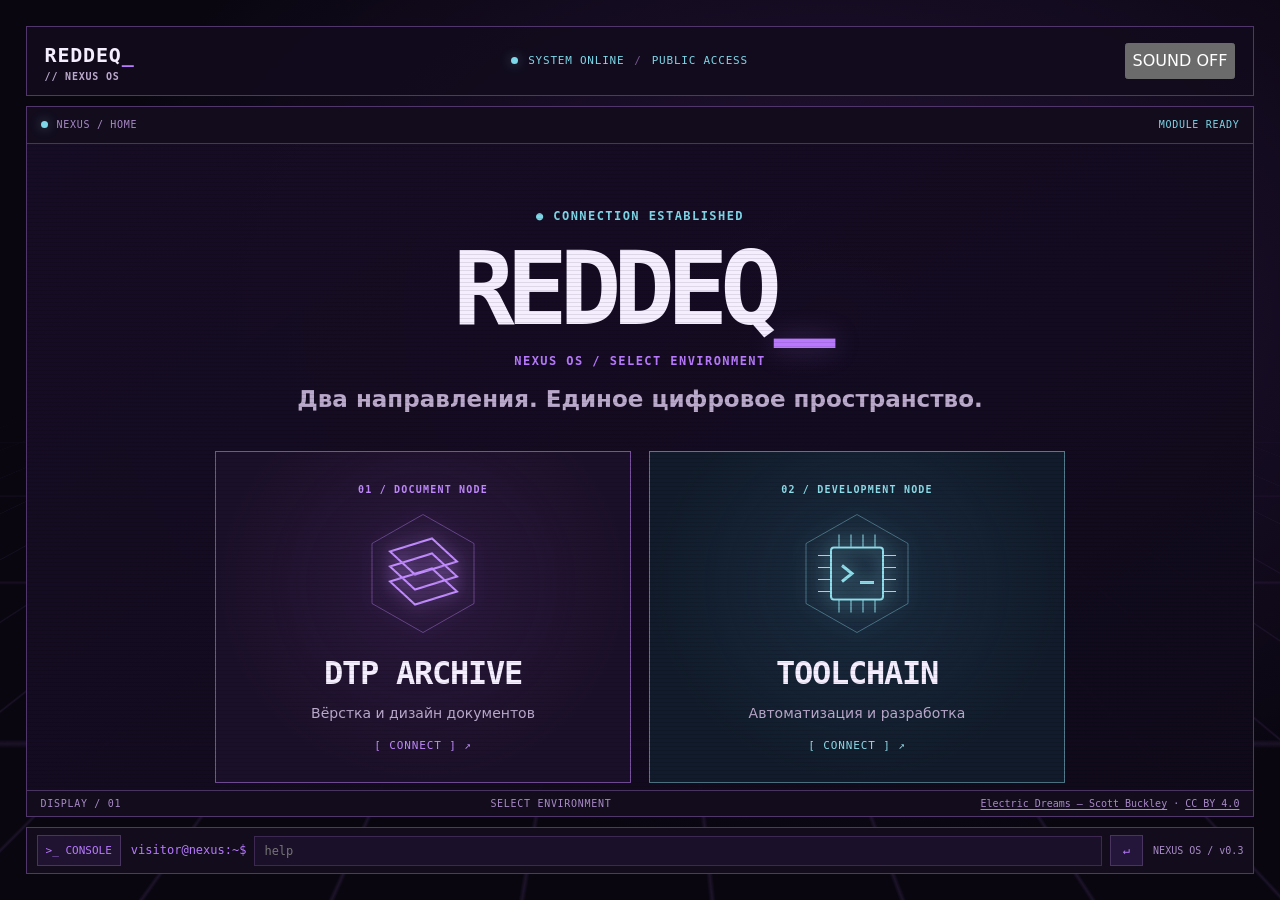
<file: index.html>
<!doctype html><html lang="ru" data-environment="gateway"><head>
<meta charset="utf-8"><meta name="viewport" content="width=device-width,initial-scale=1"><meta name="description" content="Профессиональное портфолио REDDEQ: вёрстка и дизайн документов, автоматизация рабочих процессов."><meta name="theme-color" content="#0b0815"><meta property="og:type" content="website"><meta property="og:title" content="REDDEQ // NEXUS — Выбор специализации"><meta property="og:description" content="Профессиональное портфолио REDDEQ: вёрстка и дизайн документов, автоматизация рабочих процессов."><title>REDDEQ // NEXUS — Выбор специализации</title><link rel="icon" href="./assets/nexus.svg" type="image/svg+xml"><link rel="stylesheet" href="./styles.css"><script src="./app.js" defer></script></head>
<body><a class="skip" href="#main">К содержимому</a><div class="ambient" aria-hidden="true"><div class="ambient-grid"></div></div><div class="os-shell">
<header class="header os-header"><a class="brand" href="#home" >REDDEQ<span>_</span><small>// NEXUS OS</small></a><div class="top-status"><span class="signal-dot"></span><span>SYSTEM ONLINE</span><span class="header-divider">/</span><span>PUBLIC ACCESS</span></div><button id="sound-toggle" type="button" aria-label="Фоновая музыка" aria-pressed="false" hidden>SOUND OFF</button><audio id="soundtrack" src="assets/audio/electric-dreams.mp3" preload="none" loop hidden></audio></header>
<div class="workspace gateway-workspace">
<main id="main" class="screen" tabindex="-1"><div class="screen-bar"><div><span class="screen-light"></span><span id="breadcrumb">NEXUS / HOME</span></div><span id="screen-state" role="status">MODULE READY</span></div><div id="viewport" class="viewport"><section id="home" class="module wrap gateway-home" aria-label="Выбор специализации">
<div class="gateway-intro"><p class="eyebrow signal">● CONNECTION ESTABLISHED</p><h1>REDDEQ<span>_</span></h1><p class="eyebrow">NEXUS OS / SELECT ENVIRONMENT</p><p class="lead">Два направления. Единое цифровое пространство.</p></div>
<div class="gateway-grid">
<a class="gateway-card gateway-dtp" href="./dtp/" data-environment="ARCHIVE"><span class="eyebrow">01 / DOCUMENT NODE</span><svg viewBox="0 0 180 130" aria-hidden="true"><g transform="translate(90 65)" fill="none" stroke="currentColor"><path opacity=".4" d="M0 -59 51 -30 51 30 0 59 -51 30 -51 -30Z"/><path stroke-width="2" d="M-33 -22 9 -35 34 -12 -8 1Z M-33 -7 9 -20 34 3 -8 16Z M-33 8 9 -5 34 18 -8 31Z"/></g></svg><h2>DTP ARCHIVE</h2><p>Вёрстка и дизайн документов</p><span class="gateway-action">[ CONNECT ] <span aria-hidden="true">↗</span></span></a>
<a class="gateway-card gateway-dev" href="./automation/" data-environment="TOOLCHAIN"><span class="eyebrow">02 / DEVELOPMENT NODE</span><svg viewBox="0 0 180 130" aria-hidden="true"><g transform="translate(90 65)" stroke="currentColor" fill="none"><path opacity=".4" d="M0 -59 51 -30 51 30 0 59 -51 30 -51 -30Z"/><rect x="-26" y="-26" width="52" height="52" rx="3" stroke-width="2"/><path d="M-18 -26 V-39 M-18 26 V39 M-26 -18 H-39 M26 -18 H39"/><path d="M-6 -26 V-39 M-6 26 V39 M-26 -6 H-39 M26 -6 H39"/><path d="M6 -26 V-39 M6 26 V39 M-26 6 H-39 M26 6 H39"/><path d="M18 -26 V-39 M18 26 V39 M-26 18 H-39 M26 18 H39"/><path stroke-width="3" d="M-15 -8 -5 0 -15 8 M3 9 H17"/></g></svg><h2>TOOLCHAIN</h2><p>Автоматизация и разработка</p><span class="gateway-action">[ CONNECT ] <span aria-hidden="true">↗</span></span></a>
</div><p class="gateway-note">TWO ENVIRONMENTS // ONE IDENTITY</p></section></div><div id="glitch" class="glitch" aria-hidden="true"><div class="glitch-rain"></div><div class="glitch-slices"></div><span class="glitch-label">DECODING MODULE // <span id="decode-name">NEXUS</span></span></div><div class="screen-foot"><span>DISPLAY / 01</span><span>SELECT ENVIRONMENT</span><span class="music-credit"><a href="https://www.scottbuckley.com.au/library/electric-dreams/">Electric Dreams — Scott Buckley</a> · <a href="https://creativecommons.org/licenses/by/4.0/">CC BY 4.0</a></span></div></main></div><footer id="terminal" class="terminal-dock">
<div id="console-panel" class="console-panel" hidden><div class="console-title"><span>◉ NEXUS_TERMINAL / LOCAL SESSION</span><button id="console-close" type="button" aria-label="Закрыть журнал">×</button></div><div id="terminal-output" role="log" aria-live="polite" tabindex="0"><p>Connection established. Введи help для списка команд.</p></div><div class="shortcuts" aria-label="Быстрые команды"><button type="button" data-command="help">help</button><button type="button" data-command="ls">ls</button><button type="button" data-command="dtp">dtp</button><button type="button" data-command="dev">dev</button><button type="button" data-command="clear">clear</button></div></div>
<div class="dock-row"><button id="console-toggle" type="button" aria-controls="console-panel" aria-expanded="false" aria-label="Открыть журнал команд"> &gt;_ <span>CONSOLE</span></button><form id="terminal-form"><label for="command">visitor@nexus:~$</label><input id="command" name="command" aria-label="Команда терминала" placeholder="help" autocomplete="off" autocapitalize="off" spellcheck="false"><button type="submit" aria-label="Выполнить команду">↵</button></form><span class="version">NEXUS OS / v0.3</span></div>
<noscript><p class="muted">JavaScript отключён: все разделы доступны в обычном режиме прокрутки.</p></noscript>
</footer></div></body></html>
</file>
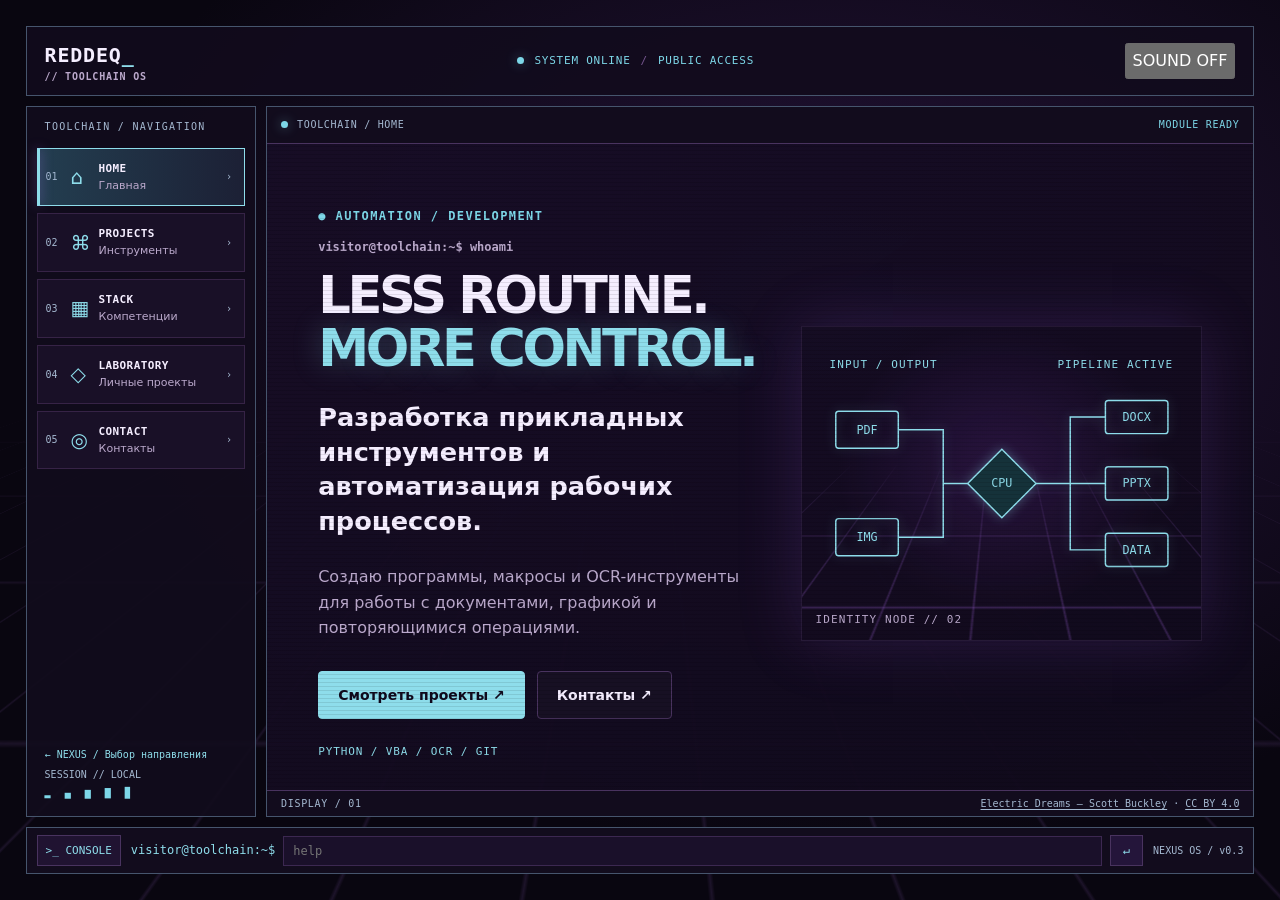
<file: automation/index.html>
<!doctype html><html lang="ru" data-environment="automation"><head>
<meta charset="utf-8"><meta name="viewport" content="width=device-width,initial-scale=1"><meta name="description" content="Портфолио разработчика инструментов автоматизации: Python, VBA, OCR, обработка документов и прикладное программирование."><meta name="theme-color" content="#0b0815"><meta property="og:type" content="website"><meta property="og:title" content="REDDEQ // TOOLCHAIN — Автоматизация и разработка"><meta property="og:description" content="Портфолио разработчика инструментов автоматизации: Python, VBA, OCR, обработка документов и прикладное программирование."><title>REDDEQ // TOOLCHAIN — Автоматизация и разработка</title><link rel="icon" href="../assets/nexus.svg" type="image/svg+xml"><link rel="stylesheet" href="../styles.css"><script src="../app.js" defer></script></head>
<body><a class="skip" href="#main">К содержимому</a><div class="ambient" aria-hidden="true"><div class="ambient-grid"></div></div><div class="os-shell">
<header class="header os-header"><a class="brand" href="../" data-environment="NEXUS">REDDEQ<span>_</span><small>// TOOLCHAIN OS</small></a><div class="top-status"><span class="signal-dot"></span><span>SYSTEM ONLINE</span><span class="header-divider">/</span><span>PUBLIC ACCESS</span></div><button id="sound-toggle" type="button" aria-label="Фоновая музыка" aria-pressed="false" hidden>SOUND OFF</button><audio id="soundtrack" src="../assets/audio/electric-dreams.mp3" preload="none" loop hidden></audio></header>
<div class="workspace "><aside class="sidebar"><p class="system-label">TOOLCHAIN / NAVIGATION</p><nav class="module-nav" aria-label="Разделы портфолио"><a class="nav-node" href="#home" data-module="home" data-label="HOME"><span class="nav-index">01</span><span class="nav-icon" aria-hidden="true">⌂</span><span class="nav-copy"><strong>HOME</strong><small>Главная</small></span><span class="nav-arrow" aria-hidden="true">›</span></a><a class="nav-node" href="#toolchain" data-module="toolchain" data-label="PROJECTS"><span class="nav-index">02</span><span class="nav-icon" aria-hidden="true">⌘</span><span class="nav-copy"><strong>PROJECTS</strong><small>Инструменты</small></span><span class="nav-arrow" aria-hidden="true">›</span></a><a class="nav-node" href="#skills" data-module="skills" data-label="STACK"><span class="nav-index">03</span><span class="nav-icon" aria-hidden="true">▦</span><span class="nav-copy"><strong>STACK</strong><small>Компетенции</small></span><span class="nav-arrow" aria-hidden="true">›</span></a><a class="nav-node" href="#lab" data-module="lab" data-label="LABORATORY"><span class="nav-index">04</span><span class="nav-icon" aria-hidden="true">◇</span><span class="nav-copy"><strong>LABORATORY</strong><small>Личные проекты</small></span><span class="nav-arrow" aria-hidden="true">›</span></a><a class="nav-node" href="#contact" data-module="contact" data-label="CONTACT"><span class="nav-index">05</span><span class="nav-icon" aria-hidden="true">◎</span><span class="nav-copy"><strong>CONTACT</strong><small>Контакты</small></span><span class="nav-arrow" aria-hidden="true">›</span></a></nav><div class="sidebar-bottom"><a class="return-link" href="../" data-environment="NEXUS">← NEXUS / Выбор направления</a><span>SESSION // LOCAL</span><span class="sidebar-signal">▂ ▄ ▆ ▇ ▉</span></div></aside>
<main id="main" class="screen" tabindex="-1"><div class="screen-bar"><div><span class="screen-light"></span><span id="breadcrumb">TOOLCHAIN / HOME</span></div><span id="screen-state" role="status">MODULE READY</span></div><div id="viewport" class="viewport"><section id="home" class="module wrap hero specialized-hero" aria-label="Главная"><div class="hero-copy"><p class="eyebrow signal">● AUTOMATION / DEVELOPMENT</p><p class="prompt">visitor@toolchain:~$ whoami</p><h1>LESS ROUTINE.<br><span>MORE CONTROL.</span></h1><p class="lead">Разработка прикладных инструментов и автоматизация рабочих процессов.</p><p class="muted">Создаю программы, макросы и OCR-инструменты для работы с документами, графикой и повторяющимися операциями.</p><div class="actions"><a class="button primary" href="#toolchain">Смотреть проекты ↗</a><a class="button" href="#contact">Контакты ↗</a></div><p class="hero-tags">PYTHON / VBA / OCR / GIT</p></div><div class="cyberspace identity-art" aria-hidden="true"><div class="floor"></div><svg class="pipeline-art" viewBox="0 0 360 220"><g fill="none" stroke="currentColor" stroke-width="1.5"><path d="M74 55H120V110H145M74 165H120V110M215 110H250V42H286M250 110H286M250 110V178H286"/><rect x="10" y="36" width="64" height="38" rx="3"/><rect x="10" y="146" width="64" height="38" rx="3"/><path d="M180 75 215 110 180 145 145 110Z" fill="#15323a"/><rect x="286" y="25" width="64" height="34" rx="3"/><rect x="286" y="93" width="64" height="34" rx="3"/><rect x="286" y="161" width="64" height="34" rx="3"/></g><g font-family="monospace" font-size="12" text-anchor="middle" fill="currentColor"><text x="42" y="59">PDF</text><text x="42" y="169">IMG</text><text x="180" y="114">CPU</text><text x="318" y="46">DOCX</text><text x="318" y="114">PPTX</text><text x="318" y="182">DATA</text></g></svg><span class="node node-a">INPUT / OUTPUT</span><span class="node node-b">PIPELINE ACTIVE</span><span class="coord">IDENTITY NODE // 02</span></div></section>
<section id="toolchain" class="wrap section module" aria-label="Автоматизация"><p class="eyebrow">02 / PROJECTS</p><h2>Automation<span class="cursor">_</span></h2><p class="muted">Разработка прикладных инструментов для реальных рабочих процессов.</p><div class="projects"><article class="project" id="pdfconverter"><div class="project-art art-toolchain" aria-hidden="true"><span>01 / TOOLCHAIN</span><div class="glyph">&lt;/&gt;</div><span>NODE_PDFCONVERTER</span></div><div class="project-body"><p class="eyebrow">PYTHON / PDF</p><h3>PDFConverter</h3><p class="status">Прикладная утилита</p><p>Пакетное преобразование PDF в графические файлы с сохранением параметров оригиналов.</p><details><summary>Детали проекта</summary><p>Python · обработка файлов</p><a class="text-link" href="https://github.com/Reddeq/PDFConverter">Репозиторий ↗</a></details></div></article>
<article class="project" id="overlay"><div class="project-art art-toolchain" aria-hidden="true"><span>02 / TOOLCHAIN</span><div class="glyph">&lt;/&gt;</div><span>NODE_OVERLAY</span></div><div class="project-body"><p class="eyebrow">OCR / PPTX</p><h3>Smart Overlay OCR</h3><p class="status">MVP · разработка</p><p>Распознавание подписей и таблиц технических схем с наложением редактируемых объектов PowerPoint на исходную графику.</p><details><summary>Детали проекта</summary><p>Python · PaddleOCR · PowerPoint</p><a class="text-link" href="https://github.com/Reddeq/smart_overlay_ocr">Репозиторий ↗</a></details></div></article>
<article class="project" id="office"><div class="project-art art-toolchain" aria-hidden="true"><span>03 / TOOLCHAIN</span><div class="glyph">&lt;/&gt;</div><span>NODE_OFFICE</span></div><div class="project-body"><p class="eyebrow">VBA / OFFICE</p><h3>Office Automation</h3><p class="status">Рабочие инструменты</p><p>Макросы и скрипты для повторяющихся операций с документами, числовыми форматами, подготовкой материалов к CAT и экспортом графики.</p><details><summary>Детали проекта</summary><p>Word · PowerPoint · VBA</p><p class="muted">Подробные примеры будут добавлены.</p></details></div></article></div></section>
<section id="skills" class="module wrap section" aria-label="Технологии"><p class="eyebrow">03 / STACK</p><h2>Технологии<span class="cursor">_</span></h2><p class="muted">Стек прикладной автоматизации и разработки.</p><div class="info-grid"><article class="info-card"><p class="eyebrow">01 / PYTHON</p><h3>Python</h3><p>Пакетная обработка файлов, прикладные утилиты и автоматизация повторяющихся операций.</p></article><article class="info-card"><p class="eyebrow">02 / OFFICE</p><h3>Office / VBA</h3><p>Макросы Word и PowerPoint, подготовка документов и автоматизация экспорта.</p></article><article class="info-card"><p class="eyebrow">03 / VISION</p><h3>OCR и обработка изображений</h3><p>PaddleOCR, OpenCV, восстановление редактируемых элементов в документах.</p></article><article class="info-card"><p class="eyebrow">04 / DEVELOPMENT</p><h3>Git и разработка</h3><p>Работа с репозиториями, итеративная разработка и личные проекты на C# / Unity.</p></article></div></section>
<section id="lab" class="wrap section module" aria-label="Личные проекты"><p class="eyebrow">04 / LABORATORY</p><h2>Beyond the workflow<span class="cursor">_</span></h2><p class="muted">Личные проекты, эксперименты с интерфейсами и игровыми системами.</p><div class="projects"><article class="project" id="utility"><div class="project-art art-lab" aria-hidden="true"><span>01 / LAB</span><div class="glyph">◇</div><span>NODE_UTILITY</span></div><div class="project-body"><p class="eyebrow">C# / GAME SYSTEMS</p><h3>UtilitySorcery</h3><p class="status">Личный проект</p><p>Модификация Valheim: система колдовства, интерфейсы, игровые механики и процедурные сновидения.</p><details><summary>Детали проекта</summary><p>C# · Unity · BepInEx</p><a class="text-link" href="https://github.com/Reddeq/Valheim-UtilitySorcery">Репозиторий ↗</a></details></div></article>
<article class="project" id="pocket"><div class="project-art art-lab" aria-hidden="true"><span>02 / LAB</span><div class="glyph">◇</div><span>NODE_POCKET</span></div><div class="project-body"><p class="eyebrow">ANDROID / INTERACTIVE PET</p><h3>PocketManul</h3><p class="status">Личный проект</p><p>Мобильный интерактивный питомец с анимациями, реакциями на действия и игровыми событиями.</p><details><summary>Детали проекта</summary><p>Android · анимация · поведение</p><a class="text-link" href="https://github.com/Reddeq/PocketManul">Репозиторий ↗</a></details></div></article>
<article class="project" id="desktop"><div class="project-art art-lab" aria-hidden="true"><span>03 / LAB</span><div class="glyph">◇</div><span>NODE_DESKTOP</span></div><div class="project-body"><p class="eyebrow">DESKTOP / EXPERIMENT</p><h3>Desktop Pet</h3><p class="status">Личный проект</p><p>Эксперименты с интерактивным настольным персонажем, визуальными эффектами и системой поведения.</p><details><summary>Детали проекта</summary><p>Интерактивные приложения</p><a class="text-link" href="https://github.com/Reddeq/desktop_pet">Репозиторий ↗</a></details></div></article></div></section>
<section id="contact" class="wrap section contact module" aria-label="Профиль и контакты"><p class="eyebrow">05 / CONTACT</p><h2>Обсудим автоматизацию.</h2><p class="lead">Разработка инструментов для обработки документов и оптимизации процессов.</p><p class="muted">Инструменты: Python · VBA · OCR · Git.</p><a class="button primary" href="https://github.com/Reddeq">GitHub / Reddeq ↗</a><p class="muted">Дополнительные контакты и специализированное PDF-портфолио будут добавлены после подготовки публичной версии.</p></section></div><div id="glitch" class="glitch" aria-hidden="true"><div class="glitch-rain"></div><div class="glitch-slices"></div><span class="glitch-label">DECODING MODULE // <span id="decode-name">TOOLCHAIN</span></span></div><div class="screen-foot"><span>DISPLAY / 01</span><a href="../" data-environment="NEXUS" class="mobile-return">← NEXUS</a><span class="music-credit"><a href="https://www.scottbuckley.com.au/library/electric-dreams/">Electric Dreams — Scott Buckley</a> · <a href="https://creativecommons.org/licenses/by/4.0/">CC BY 4.0</a></span></div></main></div><footer id="terminal" class="terminal-dock">
<div id="console-panel" class="console-panel" hidden><div class="console-title"><span>◉ NEXUS_TERMINAL / LOCAL SESSION</span><button id="console-close" type="button" aria-label="Закрыть журнал">×</button></div><div id="terminal-output" role="log" aria-live="polite" tabindex="0"><p>Connection established. Введи help для списка команд.</p></div><div class="shortcuts" aria-label="Быстрые команды"><button type="button" data-command="help">help</button><button type="button" data-command="whoami">whoami</button><button type="button" data-command="projects">projects</button><button type="button" data-command="stack">stack</button><button type="button" data-command="lab">lab</button><button type="button" data-command="contact">contact</button><button type="button" data-command="clear">clear</button></div></div>
<div class="dock-row"><button id="console-toggle" type="button" aria-controls="console-panel" aria-expanded="false" aria-label="Открыть журнал команд"> &gt;_ <span>CONSOLE</span></button><form id="terminal-form"><label for="command">visitor@toolchain:~$</label><input id="command" name="command" aria-label="Команда терминала" placeholder="help" autocomplete="off" autocapitalize="off" spellcheck="false"><button type="submit" aria-label="Выполнить команду">↵</button></form><span class="version">NEXUS OS / v0.3</span></div>
<noscript><p class="muted">JavaScript отключён: все разделы доступны в обычном режиме прокрутки.</p></noscript>
</footer></div></body></html>
</file>
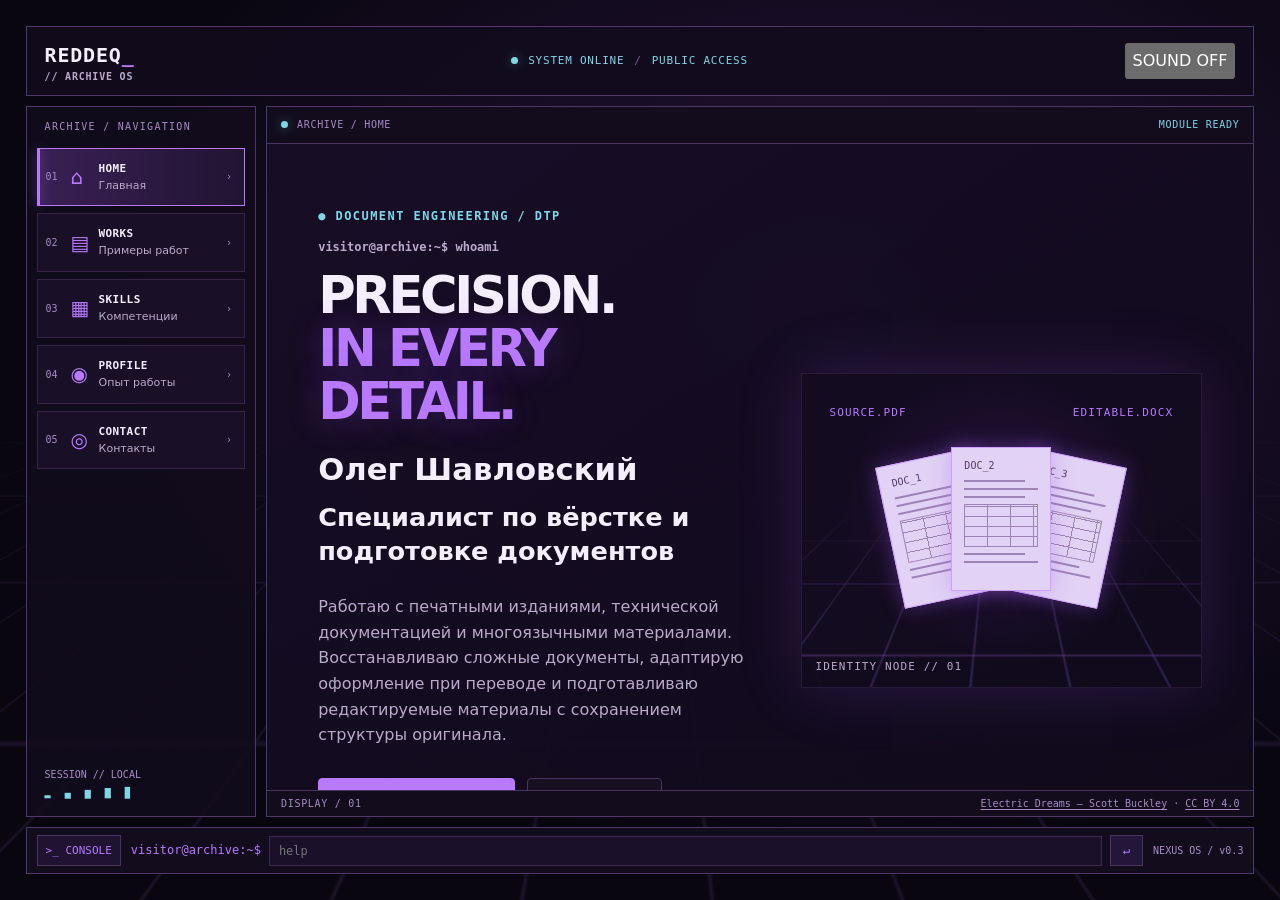
<file: dtp/index.html>
<!doctype html><html lang="ru" data-environment="dtp"><head>
<meta charset="utf-8"><meta name="viewport" content="width=device-width,initial-scale=1"><meta name="description" content="Олег Шавловский — специалист по DTP: вёрстка переводов, технические документы, InDesign, Word, OCR и восстановление сканов."><meta name="theme-color" content="#0b0815"><meta property="og:type" content="website"><meta property="og:title" content="Олег Шавловский — Портфолио верстальщика | REDDEQ"><meta property="og:description" content="Олег Шавловский — специалист по DTP: вёрстка переводов, технические документы, InDesign, Word, OCR и восстановление сканов."><title>Олег Шавловский — Портфолио верстальщика | REDDEQ</title><link rel="icon" href="../assets/nexus.svg" type="image/svg+xml"><link rel="stylesheet" href="../styles.css"><script src="../app.js" defer></script></head>
<body><a class="skip" href="#main">К содержимому</a><div class="ambient" aria-hidden="true"><div class="ambient-grid"></div></div><div class="os-shell">
<header class="header os-header"><a class="brand" href="#home" aria-label="Главная DTP-портфолио">REDDEQ<span>_</span><small>// ARCHIVE OS</small></a><div class="top-status"><span class="signal-dot"></span><span>SYSTEM ONLINE</span><span class="header-divider">/</span><span>PUBLIC ACCESS</span></div><button id="sound-toggle" type="button" aria-label="Фоновая музыка" aria-pressed="false" hidden>SOUND OFF</button><audio id="soundtrack" src="../assets/audio/electric-dreams.mp3" preload="none" loop hidden></audio></header>
<div class="workspace "><aside class="sidebar"><p class="system-label">ARCHIVE / NAVIGATION</p><nav class="module-nav" aria-label="Разделы портфолио"><a class="nav-node" href="#home" data-module="home" data-label="HOME"><span class="nav-index">01</span><span class="nav-icon" aria-hidden="true">⌂</span><span class="nav-copy"><strong>HOME</strong><small>Главная</small></span><span class="nav-arrow" aria-hidden="true">›</span></a><a class="nav-node" href="#archive" data-module="archive" data-label="WORKS"><span class="nav-index">02</span><span class="nav-icon" aria-hidden="true">▤</span><span class="nav-copy"><strong>WORKS</strong><small>Примеры работ</small></span><span class="nav-arrow" aria-hidden="true">›</span></a><a class="nav-node" href="#skills" data-module="skills" data-label="SKILLS"><span class="nav-index">03</span><span class="nav-icon" aria-hidden="true">▦</span><span class="nav-copy"><strong>SKILLS</strong><small>Компетенции</small></span><span class="nav-arrow" aria-hidden="true">›</span></a><a class="nav-node" href="#profile" data-module="profile" data-label="PROFILE"><span class="nav-index">04</span><span class="nav-icon" aria-hidden="true">◉</span><span class="nav-copy"><strong>PROFILE</strong><small>Опыт работы</small></span><span class="nav-arrow" aria-hidden="true">›</span></a><a class="nav-node" href="#contact" data-module="contact" data-label="CONTACT"><span class="nav-index">05</span><span class="nav-icon" aria-hidden="true">◎</span><span class="nav-copy"><strong>CONTACT</strong><small>Контакты</small></span><span class="nav-arrow" aria-hidden="true">›</span></a></nav><div class="sidebar-bottom"><span>SESSION // LOCAL</span><span class="sidebar-signal">▂ ▄ ▆ ▇ ▉</span></div></aside>
<main id="main" class="screen" tabindex="-1"><div class="screen-bar"><div><span class="screen-light"></span><span id="breadcrumb">ARCHIVE / HOME</span></div><span id="screen-state" role="status">MODULE READY</span></div><div id="viewport" class="viewport"><section id="home" class="module wrap hero specialized-hero" aria-label="Главная"><div class="hero-copy"><p class="eyebrow signal">● DOCUMENT ENGINEERING / DTP</p><p class="prompt">visitor@archive:~$ whoami</p><h1>PRECISION.<br><span>IN EVERY DETAIL.</span></h1><p class="identity-name">Олег Шавловский</p><p class="lead">Специалист по вёрстке и подготовке документов</p><p class="muted">Работаю с печатными изданиями, технической документацией и многоязычными материалами. Восстанавливаю сложные документы, адаптирую оформление при переводе и подготавливаю редактируемые материалы с сохранением структуры оригинала.</p><div class="actions"><a class="button primary" href="#archive">Смотреть работы ↗</a><a class="button" href="#contact">Контакты ↗</a></div><a class="profile-link" href="#profile">Более 14 лет профессионального опыта ↗</a></div><div class="cyberspace identity-art" aria-hidden="true"><div class="floor"></div><div class="document-stack"><div class="sheet sheet-0"><b>DOC_1</b><i></i><i></i><i></i><div class="sheet-table"></div><i></i><i></i></div><div class="sheet sheet-1"><b>DOC_2</b><i></i><i></i><i></i><div class="sheet-table"></div><i></i><i></i></div><div class="sheet sheet-2"><b>DOC_3</b><i></i><i></i><i></i><div class="sheet-table"></div><i></i><i></i></div></div><span class="node node-a">SOURCE.PDF</span><span class="node node-b">EDITABLE.DOCX</span><span class="coord">IDENTITY NODE // 01</span></div></section>
<section id="archive" class="wrap section module" aria-label="Вёрстка и дизайн">
  <p class="eyebrow">02 / WORKS</p>
  <h2>Примеры работ<span class="cursor">_</span></h2>
  <nav class="gallery-nav" aria-label="Виды работ">
    <a href="#print-layout">Печатная вёрстка</a>
    <a href="#translation-layout">Вёрстка переводов</a>
    <a href="#scan-restoration">Восстановление сканов</a>
    <a href="#technical-documentation">Техническая документация</a>
  </nav>
  <div class="dtp-gallery">
    <section class="gallery-category" id="print-layout" aria-labelledby="print-layout-title">
      <h3 id="print-layout-title">Печатная вёрстка</h3>
      <article class="project gallery-example case-landscape" id="newspaper-layout" aria-labelledby="newspaper-layout-title">
        <h4 id="newspaper-layout-title">«Вечерний Котлас» и «Юг Севера»</h4>
        <p class="gallery-note">Газетная вёрстка, 2016–2019. Архивные развороты «Вечернего Котласа».</p>
        <div class="case-pair" role="group" aria-labelledby="newspaper-layout-title">
          <figure><a href="../assets/dtp/page-newspaper-kotlas-2017.webp" target="_blank" rel="noopener"><img src="../assets/dtp/page-newspaper-kotlas-2017.webp" width="1250" height="864" decoding="async" alt="Открыть целый разворот «Вечернего Котласа» за 31 марта 2017 года"></a><figcaption>«Вечерний Котлас» · № 13 · 31.03.2017 · <a class="gallery-credit" href="https://kotlaslib.aonb.ru/doc/kotlas-v-lab.pdf" target="_blank" rel="noopener">Котласская ЦБС</a></figcaption></figure>
          <figure><a href="../assets/dtp/page-newspaper-kotlas-2019.webp" target="_blank" rel="noopener"><img src="../assets/dtp/page-newspaper-kotlas-2019.webp" width="1250" height="886" decoding="async" alt="Открыть целый разворот «Вечернего Котласа» за 14 июня 2019 года"></a><figcaption>«Вечерний Котлас» · № 24 · 14.06.2019 · <a class="gallery-credit" href="https://kotlaslib.aonb.ru/doc/poselku-vychegodskomu.pdf" target="_blank" rel="noopener">Котласская ЦБС</a></figcaption></figure>
        </div>
      </article>
      <article class="project gallery-example" id="july" aria-labelledby="july-title">
        <h4 id="july-title">«ИЮЛЬ авто»</h4>
        <p class="gallery-note">Учебная брошюра · тестовое задание</p>
        <div class="case-pair" role="group" aria-labelledby="july-title">
          <figure><a href="../assets/dtp/page-july-cover.webp" target="_blank" rel="noopener"><img src="../assets/dtp/page-july-cover.webp" width="849" height="1200" loading="lazy" decoding="async" alt="Открыть обложку методички для стажёра целиком"></a><figcaption>Обложка</figcaption></figure>
          <figure><a href="../assets/dtp/page-july-report.webp" target="_blank" rel="noopener"><img src="../assets/dtp/page-july-report.webp" width="849" height="1200" loading="lazy" decoding="async" alt="Открыть целую полосу с таблицами ежедневного отчёта"></a><figcaption>Полоса с таблицами</figcaption></figure>
        </div>
      </article>
      <article class="project gallery-example" id="armenian-leaflet" aria-labelledby="armenian-leaflet-title">
        <h4 id="armenian-leaflet-title">Листовка на армянском языке</h4>
        <div class="case-pair" role="group" aria-labelledby="armenian-leaflet-title">
          <figure><a href="../assets/dtp/page-armenian-front.webp" target="_blank" rel="noopener"><img src="../assets/dtp/page-armenian-front.webp" width="862" height="1200" loading="lazy" decoding="async" alt="Открыть лицевую сторону листовки на армянском"></a><figcaption>Лицевая сторона</figcaption></figure>
          <figure><a href="../assets/dtp/page-armenian-back.webp" target="_blank" rel="noopener"><img src="../assets/dtp/page-armenian-back.webp" width="862" height="1200" loading="lazy" decoding="async" alt="Открыть оборотную сторону листовки с инфографикой и таблицей"></a><figcaption>Оборотная сторона</figcaption></figure>
        </div>
      </article>
      <article class="project gallery-example" id="chem-id-brochure" aria-labelledby="chem-id-brochure-title">
        <h4 id="chem-id-brochure-title">Брошюра ChemiDoc Go</h4>
        <div class="case-pair gallery-single" role="group" aria-labelledby="chem-id-brochure-title">
          <figure><a href="../assets/dtp/page-chem-id-spread.webp" target="_blank" rel="noopener"><img src="../assets/dtp/page-chem-id-spread.webp" width="1250" height="809" loading="lazy" decoding="async" alt="Открыть полный разворот брошюры ChemiDoc Go"></a><figcaption>Разворот брошюры</figcaption></figure>
        </div>
      </article>

    </section>
    <section class="gallery-category" id="translation-layout" aria-labelledby="translation-layout-title">
      <h3 id="translation-layout-title">Вёрстка переводов</h3>
      <article class="project gallery-example" id="editorial-localization" aria-labelledby="editorial-localization-title">
        <h4 id="editorial-localization-title">Корпоративная брошюра</h4>
        <div class="case-pair" role="group" aria-labelledby="editorial-localization-title">
          <figure><a href="../assets/dtp/page-brochure-ru.webp" target="_blank" rel="noopener"><img src="../assets/dtp/page-brochure-ru.webp" width="1200" height="1200" decoding="async" alt="Открыть целую полосу брошюры на русском языке"></a><figcaption>Русская версия</figcaption></figure>
          <figure><a href="../assets/dtp/page-brochure-en.webp" target="_blank" rel="noopener"><img src="../assets/dtp/page-brochure-en.webp" width="1200" height="1200" decoding="async" alt="Открыть ту же полосу брошюры на английском языке"></a><figcaption>Английская версия</figcaption></figure>
        </div>
      </article>
      <article class="project gallery-example case-landscape" id="editable-catalog" aria-labelledby="editable-catalog-title">
        <h4 id="editable-catalog-title">Каталог измерительных приборов</h4>
        <div class="case-pair" role="group" aria-labelledby="editable-catalog-title">
          <figure><a href="../assets/dtp/page-catalog-source.webp" target="_blank" rel="noopener"><img src="../assets/dtp/page-catalog-source.webp" width="1250" height="884" loading="lazy" decoding="async" alt="Открыть целую исходную страницу каталога"></a><figcaption>Исходный PDF</figcaption></figure>
          <figure><a href="../assets/dtp/page-catalog-result.webp" target="_blank" rel="noopener"><img src="../assets/dtp/page-catalog-result.webp" width="1250" height="884" loading="lazy" decoding="async" alt="Открыть целую локализованную страницу каталога из PowerPoint"></a><figcaption>Локализованная версия · PowerPoint</figcaption></figure>
        </div>
      </article>
      <article class="project gallery-example case-landscape" id="energy-slides" aria-labelledby="energy-slides-title">
        <h4 id="energy-slides-title">Презентация «Энергостар»</h4>
        <div class="case-pair" role="group" aria-labelledby="energy-slides-title">
          <figure><a href="../assets/dtp/page-energy-ru.webp" target="_blank" rel="noopener"><img src="../assets/dtp/page-energy-ru.webp" width="780" height="439" loading="lazy" decoding="async" alt="Открыть исходный слайд о логистике на русском"></a><figcaption>Русская версия</figcaption></figure>
          <figure><a href="../assets/dtp/page-energy-en.webp" target="_blank" rel="noopener"><img src="../assets/dtp/page-energy-en.webp" width="780" height="439" loading="lazy" decoding="async" alt="Открыть тот же слайд после вёрстки перевода"></a><figcaption>Английская версия</figcaption></figure>
        </div>
      </article>
      <article class="project gallery-example" id="operating-manual-translation" aria-labelledby="operating-manual-translation-title">
        <h4 id="operating-manual-translation-title">Руководство по эксплуатации</h4>
        <div class="case-pair" role="group" aria-labelledby="operating-manual-translation-title">
          <figure><a href="../assets/dtp/page-operation-en.webp" target="_blank" rel="noopener"><img src="../assets/dtp/page-operation-en.webp" width="928" height="1200" loading="lazy" decoding="async" alt="Открыть исходную страницу руководства на английском"></a><figcaption>Английская версия</figcaption></figure>
          <figure><a href="../assets/dtp/page-operation-ru.webp" target="_blank" rel="noopener"><img src="../assets/dtp/page-operation-ru.webp" width="928" height="1200" loading="lazy" decoding="async" alt="Открыть ту же страницу после вёрстки перевода"></a><figcaption>Русская версия</figcaption></figure>
        </div>
      </article>
    </section>
    <section class="gallery-category" id="scan-restoration" aria-labelledby="scan-restoration-title">
      <h3 id="scan-restoration-title">Восстановление сканов</h3>
      <article class="project gallery-example" id="ampoule-standard-scan" aria-labelledby="ampoule-standard-scan-title">
        <h4 id="ampoule-standard-scan-title">Схемы ампул в стандарте ISO 9187-1</h4>
        <div class="case-pair" role="group" aria-labelledby="ampoule-standard-scan-title">
          <figure><a href="../assets/dtp/page-ampoules-scan.webp" target="_blank" rel="noopener"><img src="../assets/dtp/page-ampoules-scan.webp" width="923" height="1305" loading="lazy" decoding="async" alt="Открыть исходный скан страницы с тремя схемами ампул"></a><figcaption>Исходный скан</figcaption></figure>
          <figure><a href="../assets/dtp/page-ampoules-word.webp" target="_blank" rel="noopener"><img src="../assets/dtp/page-ampoules-word.webp" width="961" height="1360" loading="lazy" decoding="async" alt="Открыть восстановленную страницу со схемами и подписями"></a><figcaption>Вёрстка в Word</figcaption></figure>
        </div>
      </article>
      <article class="project gallery-example" id="chinese" aria-labelledby="chinese-title">
        <h4 id="chinese-title">Устав компании на китайском языке</h4>
        <div class="case-pair" role="group" aria-labelledby="chinese-title">
          <figure><a href="../assets/dtp/page-ocr-source.webp" target="_blank" rel="noopener"><img src="../assets/dtp/page-ocr-source.webp" width="848" height="1200" loading="lazy" decoding="async" alt="Открыть целую страницу китайского устава из исходного скана"></a><figcaption>Скан устава</figcaption></figure>
          <figure><a href="../assets/dtp/page-ocr-result.webp" target="_blank" rel="noopener"><img src="../assets/dtp/page-ocr-result.webp" width="848" height="1200" loading="lazy" decoding="async" alt="Открыть ту же страницу китайского устава после восстановления в Word"></a><figcaption>Вёрстка в Word</figcaption></figure>
        </div>
      </article>

      <article class="project gallery-example" id="device-classification-scan" aria-labelledby="device-classification-scan-title">
        <h4 id="device-classification-scan-title">Таблица классификации медицинского изделия</h4>
        <div class="case-pair" role="group" aria-labelledby="device-classification-scan-title">
          <figure><a href="../assets/dtp/page-classification-scan.webp" target="_blank" rel="noopener"><img src="../assets/dtp/page-classification-scan.webp" width="953" height="1347" loading="lazy" decoding="async" alt="Открыть исходный скан таблицы классификации"></a><figcaption>Исходный скан</figcaption></figure>
          <figure><a href="../assets/dtp/page-classification-word-v2.webp" target="_blank" rel="noopener"><img src="../assets/dtp/page-classification-word-v2.webp" width="962" height="1360" loading="lazy" decoding="async" alt="Открыть страницу с восстановленной таблицей классификации"></a><figcaption>Редактируемая таблица в Word</figcaption></figure>
        </div>
      </article>
    </section>
    <section class="gallery-category" id="technical-documentation" aria-labelledby="technical-documentation-title">
      <h3 id="technical-documentation-title">Техническая документация</h3>
      <article class="project gallery-example" id="apo100" aria-labelledby="apo100-title">
        <h4 id="apo100-title">Руководство по обслуживанию APO100</h4>
        <div class="case-pair" role="group" aria-labelledby="apo100-title">
          <figure><a href="../assets/dtp/page-apo-source.webp" target="_blank" rel="noopener"><img src="../assets/dtp/page-apo-source.webp" width="849" height="1200" loading="lazy" decoding="async" alt="Открыть полную страницу англоязычного руководства с двумя экранами интерфейса"></a><figcaption>Исходный PDF · EN</figcaption></figure>
          <figure><a href="../assets/dtp/page-apo-result.webp" target="_blank" rel="noopener"><img src="../assets/dtp/page-apo-result.webp" width="848" height="1200" loading="lazy" decoding="async" alt="Открыть соответствующую страницу русскоязычного руководства в Word"></a><figcaption>Вёрстка в Word · RU</figcaption></figure>
        </div>
      </article>
      <article class="project gallery-example" id="tolerance-drawing" aria-labelledby="breaker-catalog-title">
        <h4 id="breaker-catalog-title">Таблица подбора автоматических выключателей</h4>
        <div class="case-pair" role="group" aria-labelledby="breaker-catalog-title">
          <figure><a href="../assets/dtp/page-breaker-8-source.webp" target="_blank" rel="noopener"><img src="../assets/dtp/page-breaker-8-source.webp" width="884" height="1200" loading="lazy" decoding="async" alt="Открыть страницу каталога с таблицей подбора"></a><figcaption>Скан страницы каталога</figcaption></figure>
          <figure><a href="../assets/dtp/page-breaker-8-result.webp" target="_blank" rel="noopener"><img src="../assets/dtp/page-breaker-8-result.webp" width="1200" height="1200" loading="lazy" decoding="async" alt="Открыть слайд с восстановленной таблицей"></a><figcaption>Редактируемая таблица в PowerPoint</figcaption></figure>
        </div>
      </article>
      <article class="project gallery-example" id="illustrated-manual" aria-labelledby="illustrated-manual-title">
        <h4 id="illustrated-manual-title">Иллюстрированное руководство</h4>
        <div class="case-pair" role="group" aria-labelledby="illustrated-manual-title">
          <figure><a href="../assets/dtp/page-illustrated-source.webp" target="_blank" rel="noopener"><img src="../assets/dtp/page-illustrated-source.webp" width="849" height="1200" loading="lazy" decoding="async" alt="Открыть страницу руководства с таблицей пиктограмм и схемами"></a><figcaption>Исходный PDF</figcaption></figure>
          <figure><a href="../assets/dtp/page-illustrated-word.webp" target="_blank" rel="noopener"><img src="../assets/dtp/page-illustrated-word.webp" width="849" height="1200" loading="lazy" decoding="async" alt="Открыть ту же страницу с восстановленной таблицей и схемами в Word"></a><figcaption>Вёрстка в Word</figcaption></figure>
        </div>
      </article>
    </section>
  </div>
</section>
<section id="skills" class="module wrap section" aria-label="Компетенции">
  <p class="eyebrow">03 / SKILLS</p><h2>Компетенции<span class="cursor">_</span></h2><p class="muted">Профессиональные навыки и инструменты</p>
  <div class="info-grid">
    <article class="info-card"><p class="eyebrow">01 / LAYOUT</p><h3>Профессиональная вёрстка</h3><p>Печатные издания, брошюры, каталоги, презентации, многостраничные документы и адаптация макетов при переводе.</p><p class="skill-tools">InDesign · Figma · Word · PowerPoint</p></article>
    <article class="info-card"><p class="eyebrow">02 / DOCUMENTS</p><h3>Техническая документация</h3><p>Работа со сложными таблицами, техническими схемами, чертежами, формулами и руководствами по эксплуатации.</p><p class="skill-tools">AutoCAD · КОМПАС · Word · PowerPoint · Excel</p></article>
    <article class="info-card"><p class="eyebrow">03 / OCR &amp; CAT</p><h3>Подготовка к переводу</h3><p>Распознавание и восстановление сканов и рукописного текста, очистка избыточных тегов, подготовка редактируемых многоязычных материалов для CAT-систем.</p><p class="skill-tools">OCR · TransTools · CAT</p></article>
    <article class="info-card"><p class="eyebrow">04 / GRAPHICS</p><h3>Обработка графики</h3><p>Редактирование растровых и векторных изображений, восстановление графических элементов и локализация текстовых надписей.</p><p class="skill-tools">Illustrator · Photoshop · CorelDRAW</p></article>
  </div>
</section>
<section id="profile" class="module wrap section profile-module" aria-label="Профессиональный опыт">
  <p class="eyebrow">04 / PROFILE</p><h2>Профессиональный опыт<span class="cursor">_</span></h2>
  <div class="profile-summary"><div><p class="profile-person">Олег Шавловский</p><p class="lead">Специалист по вёрстке и подготовке документов</p><p class="muted">От редакционной и книжной вёрстки до сложной технической документации и организации работы отдела оформления переводов.</p></div><div class="profile-stat"><strong>14+</strong><span>лет профессионального опыта</span></div></div>
  <div class="experience-timeline">
    <article class="experience-company"><div class="experience-heading"><h3>Литерра</h3><p class="experience-date">Сентябрь 2024 — сентябрь 2026</p></div>
      <div class="experience-role"><h4>Оформитель</h4><p>Подготовка документов к переводу: OCR, обработка PDF, удаление технических тегов и разрывов, создание таблиц соответствия. Вёрстка переводов с сохранением структуры оригинала, обработка технической документации, таблиц и графики, ретушь и подготовка макетов к печати.</p><p>Разработка и адаптация инструментов автоматизации на Python и VBA.</p></div>
    </article>
    <article class="experience-company"><div class="experience-heading"><h3>Переводческая компания ТРАНСТЕХ</h3><p class="experience-date">Февраль 2020 — август 2024</p></div>
      <div class="experience-role"><p class="experience-date">Январь 2023 — август 2024</p><h4>Помощник руководителя отдела оформления</h4><p>Распределение задач и контроль выполнения работ, обучение и консультирование сотрудников, анализ нестандартных задач и подготовка технических заданий. Внедрение инструментов автоматизации, оптимизация производственных процессов, замещение руководителя отдела и подготовка внутренней отчётности.</p></div>
      <div class="experience-role"><p class="experience-date">Февраль 2020 — январь 2023</p><h4>Дизайнер-верстальщик</h4><p>Подготовка исходных документов к переводу, распознавание текста, вёрстка текстовых и графических материалов, сохранение оформления оригиналов. Редактирование и ретушь изображений, технические правки и работа со сложными форматами документов.</p></div>
    </article>
    <article class="experience-company"><div class="experience-heading"><h3>ООО «Издательский дом „Юг Севера“»</h3><p class="experience-date">Апрель 2012 — август 2019</p></div>
      <div class="experience-role"><p class="experience-date">Январь 2016 — август 2019</p><h4>Верстальщик</h4><p>Вёрстка еженедельного журнала, рекламных газет, книг и другой печатной продукции. Подготовка макетов к печати, контроль технических параметров, оформление рекламных блоков, обработка фотографий и внесение редакционных правок перед выпуском.</p></div>
      <div class="experience-role"><p class="experience-date">Апрель 2012 — январь 2016</p><h4>Корректор</h4><p>Корректура журнала, газет и книг. Проверка вёрстки на соответствие редакционным и техническим стандартам издательства, контроль оформления текстовых и рекламных материалов, проверка соответствия рекламы требованиям законодательства. Замещение старшего технического редактора.</p></div>
    </article>
  </div>
</section>
<section id="contact" class="wrap section contact module" aria-label="Контакты"><p class="eyebrow">05 / CONTACT</p><h2>Открыт к сотрудничеству.</h2><p class="lead">Рассматриваю предложения о работе и проектном сотрудничестве в области профессиональной вёрстки и подготовки документов.</p><p class="muted">Готов работать с бюро переводов, издательствами, дизайн-студиями и компаниями, которым необходим специалист по работе со сложной документацией.</p><div class="actions"><a class="button primary" href="https://t.me/Reddeq">Telegram: @Reddeq ↗</a><a class="button" href="mailto:re.bl.jck@gmail.com">E-mail: re.bl.jck@gmail.com</a></div></section></div><div id="glitch" class="glitch" aria-hidden="true"><div class="glitch-rain"></div><div class="glitch-slices"></div><span class="glitch-label">DECODING MODULE // <span id="decode-name">ARCHIVE</span></span></div><div class="screen-foot"><span>DISPLAY / 01</span><span class="music-credit"><a href="https://www.scottbuckley.com.au/library/electric-dreams/">Electric Dreams — Scott Buckley</a> · <a href="https://creativecommons.org/licenses/by/4.0/">CC BY 4.0</a></span></div></main></div><footer id="terminal" class="terminal-dock">
<div id="console-panel" class="console-panel" hidden><div class="console-title"><span>◉ NEXUS_TERMINAL / LOCAL SESSION</span><button id="console-close" type="button" aria-label="Закрыть журнал">×</button></div><div id="terminal-output" role="log" aria-live="polite" tabindex="0"><p>Connection established. Введи help для списка команд.</p></div><div class="shortcuts" aria-label="Быстрые команды"><button type="button" data-command="help">help</button><button type="button" data-command="whoami">whoami</button><button type="button" data-command="works">works</button><button type="button" data-command="skills">skills</button><button type="button" data-command="profile">profile</button><button type="button" data-command="contact">contact</button><button type="button" data-command="clear">clear</button></div></div>
<div class="dock-row"><button id="console-toggle" type="button" aria-controls="console-panel" aria-expanded="false" aria-label="Открыть журнал команд"> &gt;_ <span>CONSOLE</span></button><form id="terminal-form"><label for="command">visitor@archive:~$</label><input id="command" name="command" aria-label="Команда терминала" placeholder="help" autocomplete="off" autocapitalize="off" spellcheck="false"><button type="submit" aria-label="Выполнить команду">↵</button></form><span class="version">NEXUS OS / v0.3</span></div>
<noscript><p class="muted">JavaScript отключён: все разделы доступны в обычном режиме прокрутки.</p></noscript>
</footer></div></body></html>
</file>
<file: styles.css>
:root{color-scheme:dark;--bg:#0b0815;--surface:#171023;--raised:#211431;--line:#49335f;--fg:#f5eeff;--muted:#bba9cc;--violet:#b879ff;--pink:#e67eff;--cyan:#7dd7e8;--mono:ui-monospace,"Cascadia Code",Consolas,monospace;font-family:system-ui,-apple-system,"Segoe UI",sans-serif;scroll-behavior:smooth}*{box-sizing:border-box}body{margin:0;background:radial-gradient(ellipse at 65% 0,#27133d 0,transparent 45%),var(--bg);color:var(--fg);line-height:1.6}a{color:inherit}button,input{font:inherit}button{cursor:pointer}button:focus-visible,a:focus-visible,input:focus-visible,summary:focus-visible{outline:2px solid var(--cyan);outline-offset:4px}.skip{position:absolute;left:1rem;top:-5rem;background:var(--fg);color:var(--bg);padding:8px;z-index:20}.skip:focus{top:1rem}.wrap{max-width:1220px;margin:auto;padding-inline:clamp(20px,5vw,64px)}.header{position:sticky;top:0;z-index:10;display:flex;align-items:center;justify-content:space-between;gap:20px;flex-wrap:wrap;background:rgba(11,8,21,.94);border-bottom:1px solid var(--line);padding:16px max(20px,calc((100% - 1092px)/2));backdrop-filter:blur(16px)}.brand{text-decoration:none;font-family:var(--mono);font-size:20px;font-weight:800;letter-spacing:.04em;white-space:nowrap}.brand span,.cursor{color:var(--violet)}.brand small{display:block;font-size:10px;color:var(--muted);line-height:1.2}.header nav{display:flex;gap:clamp(12px,2vw,28px);flex-wrap:wrap}.header nav a{text-decoration:none;font-size:14px;color:var(--muted)}.header nav a:hover{color:var(--violet)}#mode,.shortcuts button,.terminal form button{font-family:var(--mono);font-size:11px;background:var(--surface);color:var(--violet);border:1px solid var(--line);padding:9px 12px}.hero{display:grid;grid-template-columns:1.1fr .9fr;align-items:center;gap:30px;min-height:680px;padding-block:80px;overflow:hidden}.eyebrow,.prompt{font-family:var(--mono);font-size:12px;letter-spacing:.12em;color:var(--violet);font-weight:600}.signal{color:var(--cyan)}.prompt{color:var(--muted);letter-spacing:0}.hero h1{font-size:clamp(43px,6.5vw,91px);line-height:1.03;letter-spacing:-.065em;margin:.2em 0}.hero h1 span{color:var(--violet);text-shadow:0 0 35px #9954ed55}.lead{font-size:clamp(20px,2vw,28px);line-height:1.35;font-weight:600}.muted{color:var(--muted)}.actions{display:flex;gap:12px;flex-wrap:wrap;margin-top:30px}.button{display:inline-block;padding:12px 19px;border:1px solid var(--line);text-decoration:none;font-weight:650;font-size:14px;border-radius:4px;background:var(--surface)}.button.primary{background:var(--violet);color:#10091c;border-color:var(--violet)}.button:hover{box-shadow:0 0 24px #aa66ff42;border-color:var(--violet)}.cyberspace{height:410px;position:relative;isolation:isolate;overflow:hidden;background:radial-gradient(ellipse at 50% 45%,#6e32a63b 0,transparent 58%);border:1px solid #52396b55}.floor{position:absolute;inset:44% -100% -95%;background:linear-gradient(#a665e85c 1px,transparent 1px),linear-gradient(90deg,#a665e85c 1px,transparent 1px);background-size:45px 45px;transform:perspective(230px) rotateX(58deg);transform-origin:top;mask-image:linear-gradient(transparent,#000 28%,#000 90%);opacity:.65}.core,.orbit{position:absolute;top:42%;left:50%;width:150px;height:150px;transform:translate(-50%,-50%) rotate(45deg);border:1px solid var(--violet);box-shadow:0 0 25px #b879ff33,inset 0 0 35px #b879ff19}.core{display:grid;place-items:center;background:#25143b}.core span{transform:rotate(-45deg);font-family:var(--mono);font-size:44px;color:var(--fg);text-shadow:0 0 16px var(--violet)}.orbit{width:205px;height:205px;border-color:#b879ff50}.orbit-b{width:248px;height:248px;border-style:dashed;opacity:.45}.node,.coord{position:absolute;font:11px var(--mono);letter-spacing:.1em;color:var(--violet)}.node-a{top:20%;left:7%}.node-b{top:20%;right:7%}.node-c{bottom:20%;right:7%}.coord{bottom:14px;left:14px;color:var(--muted)}.section{padding-block:65px;border-top:1px solid var(--line);scroll-margin-top:120px}h2{font-size:clamp(31px,4.5vw,55px);line-height:1.12;letter-spacing:-.045em;margin:.2em 0 .35em}h3{font-size:23px;line-height:1.2;margin:8px 0}.nodes,.projects{display:grid;grid-template-columns:repeat(3,minmax(0,1fr));gap:16px;margin-top:28px}.node-card,.project{background:linear-gradient(145deg,var(--raised),var(--surface));border:1px solid var(--line);border-radius:5px;overflow:hidden}.node-card{padding:22px;text-decoration:none}.node-card span,.node-card b{font:11px var(--mono);color:var(--violet)}.node-card strong{display:block;font-size:25px;margin:12px 0}.node-card p{color:var(--muted);min-height:3em}.node-card:hover,.project:hover{border-color:var(--violet)}.project-art{display:flex;flex-direction:column;justify-content:space-between;padding:15px;height:158px;background:radial-gradient(ellipse at 50% 50%,#6135a23d,transparent 70%),linear-gradient(135deg,#150e23,#29183d);font:10px var(--mono);color:var(--violet);border-bottom:1px solid var(--line)}.glyph{align-self:center;font-size:50px;color:var(--violet);line-height:1}.art-archive .glyph{color:var(--pink)}.art-lab .glyph{color:var(--cyan)}.project-body{padding:20px}.project-body p{font-size:14px;color:var(--muted)}.project-body .eyebrow{font-size:10px;color:var(--violet)}.status{font-family:var(--mono);font-size:11px!important;color:var(--cyan)!important}.project details{margin-top:15px;border-top:1px solid var(--line);padding-top:12px}.project summary{cursor:pointer;color:var(--fg);font-size:14px}.text-link{color:var(--cyan);font-size:14px}.terminal{background:#09060f;border:1px solid var(--line);border-radius:5px;overflow:hidden;font-family:var(--mono);font-size:13px}.terminal-bar{display:flex;justify-content:space-between;gap:10px;padding:12px 16px;border-bottom:1px solid var(--line);color:var(--violet);font-size:11px}.terminal-bar span:last-child{color:var(--cyan)}#terminal-output{height:225px;overflow:auto;white-space:pre-wrap;overflow-wrap:anywhere;padding:14px;color:var(--muted)}#terminal-output p{margin:0 0 9px}#terminal-output .entered{color:var(--violet)}.terminal form{display:flex;align-items:center;gap:8px;padding:12px;border-top:1px solid var(--line);color:var(--violet)}.terminal input{flex:1;min-width:0;border:0;background:#1a102a;color:var(--fg);padding:9px;font-family:var(--mono)}.shortcuts{display:flex;flex-wrap:wrap;gap:6px;padding:0 12px 12px}.contact .button{margin:16px 0}.footer{display:flex;justify-content:space-between;gap:12px;flex-wrap:wrap;padding-block:24px;color:var(--muted);font:11px var(--mono);border-top:1px solid var(--line)}.netrunner .cyberspace{box-shadow:0 0 60px #a15ef32c}.netrunner .orbit-a{animation:spin 22s linear infinite}.netrunner .orbit-b{animation:spin 34s linear infinite reverse}.netrunner .floor{animation:travel 5s linear infinite}.netrunner .core{animation:glow 3s ease-in-out infinite alternate}.netrunner .node-card:hover,.netrunner .project:hover{box-shadow:0 0 30px #aa66ff26;transform:translateY(-3px)}.node-card,.project{transition:box-shadow .2s,transform .2s,border-color .2s}@keyframes spin{from{transform:translate(-50%,-50%) rotate(45deg)}to{transform:translate(-50%,-50%) rotate(405deg)}}@keyframes travel{to{background-position:0 45px,0 0}}@keyframes glow{to{box-shadow:0 0 45px #b879ff77,inset 0 0 35px #b879ff44}}@media(max-width:900px){.hero{grid-template-columns:1fr;min-height:auto;padding-block:50px}.cyberspace{height:300px}.nodes,.projects{grid-template-columns:repeat(2,minmax(0,1fr))}.section{scroll-margin-top:155px}}@media(max-width:570px){.header{position:static;gap:10px}.header nav{order:3;width:100%;gap:18px}.hero{padding-block:42px;gap:28px}.hero h1{font-size:clamp(37px,10vw,54px)}.nodes,.projects{grid-template-columns:1fr}.section{padding-block:42px;scroll-margin-top:8px}.cyberspace{height:260px}.orbit-b{width:180px;height:180px}.orbit-a{width:150px;height:150px}.core{width:110px;height:110px}.terminal form label{font-size:10px}.terminal form{gap:5px}.terminal-bar{font-size:9px}}@media(prefers-reduced-motion:reduce){*,*::before,*::after{animation:none!important;transition:none!important;scroll-behavior:auto!important}.netrunner .node-card:hover,.netrunner .project:hover{transform:none}}
/* NEXUS OS shell — the base stylesheet remains a no-script fallback. */
:root{--shell-line:#50366b;--shell-bg:#100a1b;--hud:#a88ac6;scroll-behavior:auto}
body{min-height:100vh;background:#090610}
.ambient{position:fixed;inset:0;overflow:hidden;pointer-events:none;z-index:-1;background:radial-gradient(ellipse at 65% 35%,#26143b,transparent 65%),#090610}
.ambient-grid{position:absolute;inset:45% -75% -100%;background:linear-gradient(#8453b02e 1px,transparent 1px),linear-gradient(90deg,#8453b02e 1px,transparent 1px);background-size:54px 54px;transform:perspective(280px) rotateX(55deg);transform-origin:top;mask-image:linear-gradient(transparent,#000 20%)}
.os-shell{width:100%;max-width:1800px;margin:auto;padding:clamp(10px,2vw,28px);display:grid;grid-template-rows:auto minmax(0,1fr) auto;gap:10px}
.js body{overflow:hidden}
.js .os-shell{height:100vh;height:100dvh}
.os-header{position:static;padding:12px 18px;background:#120c1de8;border:1px solid var(--shell-line);gap:12px;flex-wrap:nowrap;backdrop-filter:none;min-width:0}
.top-status{display:flex;align-items:center;gap:10px;font:11px var(--mono);letter-spacing:.07em;color:var(--cyan)}
.signal-dot,.screen-light{display:inline-block;width:7px;height:7px;border-radius:50%;background:var(--cyan);box-shadow:0 0 12px #7dd7e877;flex:none}
.header-divider{color:#76568f}
#sound-toggle{white-space:nowrap;min-height:36px}
@media(max-width:720px){[data-environment="dtp"] .module-nav{grid-template-columns:repeat(4,minmax(0,1fr))}}
#sound-toggle[aria-pressed="true"]{color:var(--cyan);border-color:var(--cyan)}
.music-credit{min-width:0;text-align:right;letter-spacing:0}
.music-credit a{text-underline-offset:2px}
@media(max-width:420px){.screen-foot>span:first-child{display:none}}
.workspace{display:grid;grid-template-columns:clamp(185px,18vw,252px) minmax(0,1fr);gap:10px;min-height:0}
.sidebar{display:flex;flex-direction:column;min-height:0;border:1px solid var(--shell-line);background:#120c1dea;padding:14px 10px;overflow:auto}
.system-label{font:10px var(--mono);letter-spacing:.13em;color:var(--hud);margin:0 8px 16px}
.module-nav{display:flex;flex-direction:column;gap:7px}
.nav-node{display:grid;grid-template-columns:18px 21px minmax(0,1fr) 10px;align-items:center;gap:7px;padding:13px 8px;border:1px solid #362346;text-decoration:none;background:#191027;min-width:0;position:relative}
.nav-node:hover,.nav-node[aria-current="page"]{border-color:var(--violet);background:linear-gradient(90deg,#3a2056,#211431)}
.nav-node[aria-current="page"]::before{content:"";position:absolute;inset:0 auto 0 -1px;width:3px;background:var(--violet);box-shadow:0 0 12px #b879ff88}
.nav-index,.nav-arrow{font:10px var(--mono);color:var(--hud)}
.nav-icon{font-size:20px;color:var(--violet);line-height:1}
.nav-copy{min-width:0;display:flex;flex-direction:column;gap:4px}
.nav-copy strong{font:600 11px var(--mono);letter-spacing:.035em;overflow-wrap:anywhere;color:var(--fg)}
.nav-copy small{font-size:11px;line-height:1.25;color:var(--muted)}
.sidebar-bottom{margin-top:auto;padding:20px 8px 4px;display:grid;gap:7px;font:10px var(--mono);color:var(--hud)}
.sidebar-signal{letter-spacing:4px;color:var(--cyan)}
.screen{position:relative;min-width:0;min-height:0;display:grid;grid-template-rows:37px minmax(0,1fr) 26px;background:linear-gradient(145deg,#180e27ef,#100a1bf5);border:1px solid var(--shell-line);isolation:isolate}
.js .screen{overflow:hidden}
.screen-bar,.screen-foot{display:flex;align-items:center;justify-content:space-between;gap:12px;padding:0 14px;font:10px var(--mono);letter-spacing:.07em;color:var(--hud);background:#120c1d;z-index:2}
.screen-bar{border-bottom:1px solid var(--line)}
.screen-bar>div{display:flex;gap:9px;align-items:center;min-width:0}
.screen-foot{border-top:1px solid var(--line)}
#screen-state{color:var(--cyan);white-space:nowrap}
.viewport{min-height:0;min-width:0;position:relative;scrollbar-color:#75509d #160e24;scrollbar-width:thin}
.js .viewport{overflow:auto;overscroll-behavior:contain}
.module[hidden]{display:none!important}
.module.wrap{max-width:none;margin:0;padding:clamp(22px,4vw,52px);border:0;scroll-margin:0}
.module.hero{min-height:100%;gap:clamp(18px,3vw,45px);grid-template-columns:1.05fr .95fr;align-content:center}
.module.hero h1{font-size:clamp(34px,4.5vw,76px)}
.module.hero .cyberspace{height:clamp(230px,35vh,430px)}
.module .projects{grid-template-columns:repeat(3,minmax(0,1fr));gap:12px;margin-top:24px}
.module .project-art{height:130px}
.module .project-body{padding:17px}
.module .project-body h3{font-size:clamp(18px,1.6vw,23px);overflow-wrap:anywhere}
.module .project:target{outline:2px solid var(--violet);outline-offset:-2px}
.module .project[data-selected]{border-color:var(--violet);box-shadow:0 0 24px #b879ff22}
.module.contact{min-height:100%;align-content:center}
.terminal-dock{position:relative;min-width:0;background:#120c1d;border:1px solid var(--shell-line);font-family:var(--mono)}
.dock-row{display:flex;align-items:center;gap:10px;padding:7px 10px}
#console-toggle,#console-close{background:#201331;border:1px solid var(--line);color:var(--violet);font:11px var(--mono);padding:8px;white-space:nowrap}
#terminal-form{display:flex;align-items:center;flex:1;min-width:0;gap:8px;color:var(--violet);font-size:12px}
#terminal-form input{min-width:0;flex:1;background:#1a102a;border:1px solid #3c2851;color:var(--fg);padding:7px 9px;font:12px var(--mono)}
#terminal-form button{border:1px solid var(--line);background:#24153a;color:var(--violet);padding:5px 12px}
.version{font:10px var(--mono);color:var(--hud);white-space:nowrap}
.console-panel{position:absolute;bottom:calc(100% + 10px);left:0;right:0;background:#0d0818;border:1px solid var(--violet);z-index:5;box-shadow:0 -10px 35px #090610a0}
.console-panel[hidden]{display:none}
.console-title{padding:8px 12px;display:flex;align-items:center;justify-content:space-between;gap:8px;border-bottom:1px solid var(--line);color:var(--violet);font-size:11px}
.console-panel #terminal-output{height:min(180px,28dvh);font-size:12px}
.glitch{position:absolute;inset:37px 0 26px;z-index:3;pointer-events:none;overflow:hidden;opacity:0;visibility:hidden;background:#160b25}
.glitch-rain{position:absolute;inset:0;display:grid;grid-template-columns:repeat(var(--columns,24),minmax(0,1fr));gap:0;align-items:start;overflow:hidden;mask-image:linear-gradient(transparent,#000 12%,#000 88%,transparent)}
.rain-column{white-space:pre;font:12px/15px var(--mono);text-align:center;color:#c58aff;opacity:.68;transform:translateY(-45%);animation:none}
.rain-column:nth-child(4n){color:#7dd7e8;opacity:.52}
.rain-column:nth-child(3n){opacity:.86}
.rain-column:nth-child(5n){opacity:.42}
.glitch-slices{position:absolute;inset:0;background:repeating-linear-gradient(0deg,transparent 0 18px,#a66aff25 18px 20px,transparent 20px 29px,#7dd7e81a 29px 31px);mix-blend-mode:screen}
.glitch-label{position:absolute;left:50%;top:50%;transform:translate(-50%,-50%);padding:10px 16px;background:#120a20df;border:1px solid #9f67df;font:11px var(--mono);letter-spacing:.1em;color:#e7c8ff;white-space:nowrap;text-shadow:1px 0 #e67eff,-1px 0 #7dd7e8}
.netrunner .screen::after{content:"";position:absolute;inset:37px 0 26px;pointer-events:none;z-index:2;background:repeating-linear-gradient(0deg,#0000 0 3px,#00000018 3px 4px)}
.netrunner[data-environment="dtp"] .screen::after,.netrunner [data-environment="dtp"] .screen::after{display:none}
.screen.switching .glitch{visibility:visible;animation:decode-overlay 400ms ease both}
.screen.switching .rain-column{animation:rain-fall 400ms linear both;animation-delay:var(--lag,0ms)}
.screen.switching .glitch-slices{animation:slice-shift 400ms steps(5,end) both}
.screen.switching .viewport{animation:module-shift 400ms linear both}
@keyframes decode-overlay{0%{opacity:0}25%{opacity:.86}47%{opacity:.94}75%{opacity:.43}100%{opacity:0}}
@keyframes rain-fall{from{transform:translateY(-45%)}to{transform:translateY(-5%)}}
@keyframes slice-shift{0%{transform:translateX(-3%)}35%{transform:translateX(2%)}60%{transform:translateX(-1%)}100%{transform:none}}
@keyframes module-shift{0%,100%{transform:none;filter:none}22%{transform:translateX(-3px);filter:drop-shadow(2px 0 #d66bff55)}40%{transform:translateX(2px);filter:drop-shadow(-2px 0 #7dd7e855)}70%{transform:none;filter:none}}
.netrunner .ambient-grid{animation:travel 8s linear infinite}
html:not(.js) .dock-row{display:none}
@media(max-width:1150px){.module .projects{grid-template-columns:repeat(2,minmax(0,1fr))}.module.hero{grid-template-columns:1fr}.module.hero .cyberspace{height:240px}.module.hero{align-content:start}}
@media(max-width:720px){.os-shell{padding:7px;gap:7px}.os-header{padding:9px 10px}.top-status{font-size:9px}.top-status .header-divider,.top-status span:last-child{display:none}.brand{font-size:17px}#sound-toggle{font-size:9px;padding:7px}.workspace{grid-template-columns:1fr;grid-template-rows:auto minmax(0,1fr);gap:7px}.sidebar{padding:6px;overflow:visible}.sidebar .system-label,.sidebar-bottom{display:none}.module-nav{display:grid;grid-template-columns:repeat(5,minmax(0,1fr));gap:4px}.nav-node{display:flex;flex-direction:column;gap:3px;padding:7px 2px;text-align:center}.nav-copy strong{font-size:clamp(7px,1.55vw,10px);letter-spacing:0}.nav-copy small,.nav-index,.nav-arrow{display:none}.nav-icon{font-size:16px}.nav-node[aria-current="page"]::before{inset:auto 0 -1px;width:auto;height:2px}.module.wrap{padding:20px}.module.hero h1{font-size:clamp(36px,8vw,55px)}.module .projects{grid-template-columns:1fr}.module.hero .cyberspace{height:210px}.screen-bar,.screen-foot{font-size:9px;padding-inline:9px}.dock-row{gap:5px;padding:6px}.version,#terminal-form label,#console-toggle span{display:none}#terminal-form{gap:5px}.console-title{font-size:9px}}
@media(max-height:450px) and (min-width:721px){.os-shell{padding:5px;gap:5px}.os-header{padding:5px 10px}.sidebar{padding:5px}.system-label,.sidebar-bottom{display:none}.nav-node{padding:6px}.module.wrap{padding:16px}.dock-row{padding:4px}}
@media(prefers-reduced-motion:reduce){.screen.switching .glitch{visibility:hidden}.screen.switching .viewport{transform:none;filter:none}}

/* v0.3 — environments share the console shell, but have independent content. */
.gateway-workspace{grid-template-columns:minmax(0,1fr)}
.gateway-home{min-height:100%;display:flex;flex-direction:column;justify-content:center;align-items:center;gap:24px;text-align:center}
.gateway-intro h1{font:800 clamp(48px,8vw,108px)/1 var(--mono);letter-spacing:-.08em;margin:10px 0;color:var(--fg)}
.gateway-intro h1 span{color:var(--violet);text-shadow:0 0 28px #b879ff55}
.gateway-intro .lead{font-size:clamp(16px,2vw,23px);color:var(--muted);margin:12px 0}
.gateway-grid{display:grid;grid-template-columns:repeat(2,minmax(0,1fr));width:min(850px,100%);gap:18px}
.gateway-card{--node-accent:#c18aff;position:relative;display:flex;flex-direction:column;align-items:center;text-align:center;padding:clamp(18px,3vw,30px);min-width:0;border:1px solid #79519f;background:radial-gradient(ellipse at 50% 40%,#4b28655c,transparent 70%),#1b1029;color:var(--node-accent);text-decoration:none;transition:border-color .2s,box-shadow .2s,transform .2s}
.gateway-dev{--node-accent:#8eddeb;border-color:#527b8d;background:radial-gradient(ellipse at 50% 40%,#284b655c,transparent 70%),#111b2b}
.gateway-card:hover,.gateway-card:focus-visible{border-color:var(--node-accent);box-shadow:0 0 25px color-mix(in srgb,var(--node-accent) 25%,transparent);transform:translateY(-3px)}
.gateway-card .eyebrow{color:inherit;font-size:10px;margin:0}
.gateway-card svg{width:min(180px,90%);height:clamp(80px,15vh,135px);margin:8px 0;filter:drop-shadow(0 0 9px currentColor)}
.gateway-card h2{font:700 clamp(20px,3vw,32px)/1.2 var(--mono);letter-spacing:-.04em;color:var(--fg);margin:5px 0}
.gateway-card p{font-size:14px;color:var(--muted);margin:5px 0 15px}
.gateway-action,.gateway-note,.hero-tags{font:11px var(--mono);letter-spacing:.08em;color:inherit}
.gateway-note{color:var(--hud);margin:0}
html[data-environment="automation"]{--violet:#8eddeb;--shell-line:#46556d;--hud:#a4b8d0}
html[data-environment="automation"] .nav-node[aria-current="page"],html[data-environment="automation"] .nav-node:hover{background:linear-gradient(90deg,#233e50,#1c2035)}
html[data-environment="automation"] .hero h1 span{text-shadow:0 0 30px #8eddeb44}
html[data-environment="automation"] .project-art{background:radial-gradient(ellipse at 50% 50%,#357c9140,transparent 70%),#16182a}
.specialized-hero .hero-copy h1{font-size:clamp(32px,4vw,68px);overflow-wrap:anywhere}
.hero-tags{color:var(--violet);margin-top:24px;line-height:1.6}
.identity-art{display:grid;place-items:center;color:var(--violet)}
.document-stack{position:relative;width:min(88%,310px);height:160px;z-index:1}
.sheet{position:absolute;top:5px;left:50%;width:100px;height:144px;display:flex;flex-direction:column;gap:6px;padding:12px;background:#e2d2f5;border:1px solid #d09eff;box-shadow:0 0 20px #9c59e85c;color:#563a74}
.sheet-0{transform:translateX(-112%) rotate(-12deg)}.sheet-1{transform:translateX(-50%) translateY(-9px);z-index:2}.sheet-2{transform:translateX(12%) rotate(12deg)}
.sheet b{font:10px var(--mono);margin-bottom:3px}.sheet i{display:block;height:2px;background:#9d83b7}.sheet i:nth-child(2n){width:82%}.sheet-table{height:43px;border:1px solid #9d83b7;background:repeating-linear-gradient(0deg,transparent 0 9px,#9d83b7 9px 10px),repeating-linear-gradient(90deg,transparent 0 22px,#9d83b7 22px 23px)}
.pipeline-art{width:88%;max-width:360px;position:relative;z-index:1;filter:drop-shadow(0 0 6px #8eddeb55)}
.identity-art .node-a,.identity-art .node-b{top:10%}
.info-grid{display:grid;grid-template-columns:repeat(2,minmax(0,1fr));gap:14px;margin-top:25px}
.info-card{padding:20px;border:1px solid var(--line);background:linear-gradient(145deg,var(--raised),var(--surface))}
.info-card p:not(.eyebrow){color:var(--muted);font-size:14px;margin-bottom:0}
.return-link,.mobile-return{color:var(--violet);text-decoration:none;line-height:1.5}
.return-link:hover,.mobile-return:hover{text-decoration:underline}
.mobile-return{display:none}
@media(max-width:720px){.gateway-home{justify-content:flex-start;gap:16px}.gateway-grid{gap:9px}.gateway-card{padding:12px 7px}.gateway-card .eyebrow{font-size:8px;letter-spacing:0}.gateway-card h2{font-size:clamp(14px,4vw,24px)}.gateway-card p{font-size:12px}.gateway-intro h1{font-size:clamp(40px,12vw,80px)}.gateway-card svg{height:85px}.gateway-note{font-size:9px}.mobile-return{display:inline}.info-grid{grid-template-columns:1fr}.specialized-hero .hero-copy h1{font-size:clamp(30px,8vw,48px)}}
@media(max-width:330px){.gateway-grid{grid-template-columns:1fr}.top-status{display:none}}
@media(prefers-reduced-motion:reduce){.gateway-card:hover,.gateway-card:focus-visible{transform:none}}

/* DTP gallery: whole pages and short captions, grouped by kind of work. */
.gallery-nav{display:flex;flex-wrap:wrap;gap:8px;margin:16px 0 28px}
.gallery-nav a{display:inline-flex;align-items:center;min-height:44px;padding:6px 12px;border:1px solid var(--line);color:var(--fg);text-decoration:none;font-size:13px}
.gallery-nav a:hover,.gallery-nav a:focus-visible{border-color:var(--violet);color:var(--violet)}
.dtp-gallery{display:grid;gap:clamp(26px,5vw,54px)}
.gallery-category{display:grid;gap:16px;min-width:0;border-top:1px solid var(--line);padding-top:15px}
.gallery-category h3{margin:0;color:var(--fg);font-size:clamp(20px,2.4vw,29px);line-height:1.25}
.gallery-example{min-width:0;padding:clamp(10px,2vw,18px);background:var(--surface);border-radius:0}
.gallery-example h4{margin:0 0 8px;font-size:clamp(14px,1.7vw,17px);line-height:1.4;overflow-wrap:anywhere}
.gallery-note{margin:0 0 10px;color:var(--muted);font-size:12px;line-height:1.4}
.gallery-example .case-pair{display:grid;grid-template-columns:repeat(2,minmax(0,1fr));gap:1px;max-width:860px;margin-inline:auto;border:1px solid var(--line);background:var(--line)}
.gallery-example.case-landscape .case-pair{max-width:none}
.gallery-example .case-pair.gallery-single{grid-template-columns:minmax(0,1fr)}
.gallery-example .case-pair.gallery-feature{max-width:900px}
.gallery-example .gallery-feature img{max-height:none}
.gallery-feature figcaption{display:flex;flex-wrap:wrap;justify-content:space-between;gap:6px 16px}
.gallery-example figure{min-width:0;margin:0;background:#120c1d}
.gallery-example figure>a{display:grid;place-items:center;background:#160f21;outline-offset:-3px}
.gallery-example figure>a:focus-visible{outline:3px solid var(--violet)}
.gallery-example figure>a:hover img{opacity:.86}
.gallery-example img{display:block;width:100%;height:auto;max-height:460px;object-fit:contain}
.gallery-example.case-landscape img{aspect-ratio:1.42}
.gallery-example figcaption{padding:8px 9px;font:11px/1.4 var(--mono);color:var(--muted);overflow-wrap:anywhere}
.gallery-credit{color:inherit;text-underline-offset:.2em}
@media(max-width:720px){.gallery-example.case-landscape .case-pair{grid-template-columns:minmax(0,1fr)}}

/* ARCHIVE — professional identity, skills and career timeline. DTP only. */
html[data-environment="dtp"] .identity-name{font-size:clamp(20px,2.4vw,32px);font-weight:700;color:var(--fg);margin:18px 0 0}
html[data-environment="dtp"] .identity-name+.lead{margin-top:5px}
html[data-environment="dtp"] .profile-link{display:inline-block;margin-top:20px;font:12px/1.6 var(--mono);color:var(--violet);text-underline-offset:4px}
html[data-environment="dtp"] .info-card .skill-tools{border-top:1px solid var(--line);padding-top:12px;margin-top:18px;color:var(--violet);font:12px/1.6 var(--mono)}
html[data-environment="dtp"] .profile-summary{display:grid;grid-template-columns:minmax(0,1fr) minmax(140px,210px);gap:20px;align-items:center;margin:24px 0 32px;padding:24px;border:1px solid var(--line);background:linear-gradient(145deg,var(--raised),var(--surface))}
html[data-environment="dtp"] .profile-person{font-size:clamp(23px,3vw,34px);font-weight:700;margin:0}
html[data-environment="dtp"] .profile-summary .lead{font-size:18px;margin:6px 0}
html[data-environment="dtp"] .profile-summary .muted{margin-bottom:0}
html[data-environment="dtp"] .profile-stat{display:grid;align-content:center;border-left:1px solid var(--line);padding:16px 0 16px 22px;gap:6px}
html[data-environment="dtp"] .profile-stat strong{font:700 clamp(38px,5vw,64px)/1 var(--mono);color:var(--violet)}
html[data-environment="dtp"] .profile-stat span{font-size:13px;color:var(--muted)}
html[data-environment="dtp"] .experience-timeline{display:grid;gap:18px;border-left:1px solid var(--line);padding-left:22px;margin-left:6px}
html[data-environment="dtp"] .experience-company{position:relative;padding:22px;background:var(--surface);border:1px solid var(--line)}
html[data-environment="dtp"] .experience-company::before{content:"";position:absolute;left:-28px;top:29px;width:9px;height:9px;border:1px solid var(--violet);background:var(--bg);box-shadow:0 0 8px #b879ff66}
html[data-environment="dtp"] .experience-heading h3{margin:0 0 6px}
html[data-environment="dtp"] .experience-date{font:11px/1.5 var(--mono);color:var(--violet);margin:0}
html[data-environment="dtp"] .experience-role{border-top:1px solid var(--line);padding-top:15px;margin-top:15px}
html[data-environment="dtp"] .experience-role h4{font-size:17px;margin:6px 0}
html[data-environment="dtp"] .experience-role p:not(.experience-date){font-size:14px;color:var(--muted);margin:8px 0 0}
html[data-environment="dtp"] .experience-result{background:var(--raised);border-left:2px solid var(--violet);padding:12px 15px;margin-top:16px}
@media(max-width:720px){html[data-environment="dtp"] .module-nav{grid-template-columns:repeat(5,minmax(0,1fr))}html[data-environment="dtp"] .profile-summary{grid-template-columns:1fr;padding:16px;gap:10px}html[data-environment="dtp"] .profile-stat{border-left:0;border-top:1px solid var(--line);padding:12px 0 0}html[data-environment="dtp"] .experience-timeline{padding-left:13px}html[data-environment="dtp"] .experience-company{padding:15px}html[data-environment="dtp"] .experience-company::before{left:-19px}}
</file>
